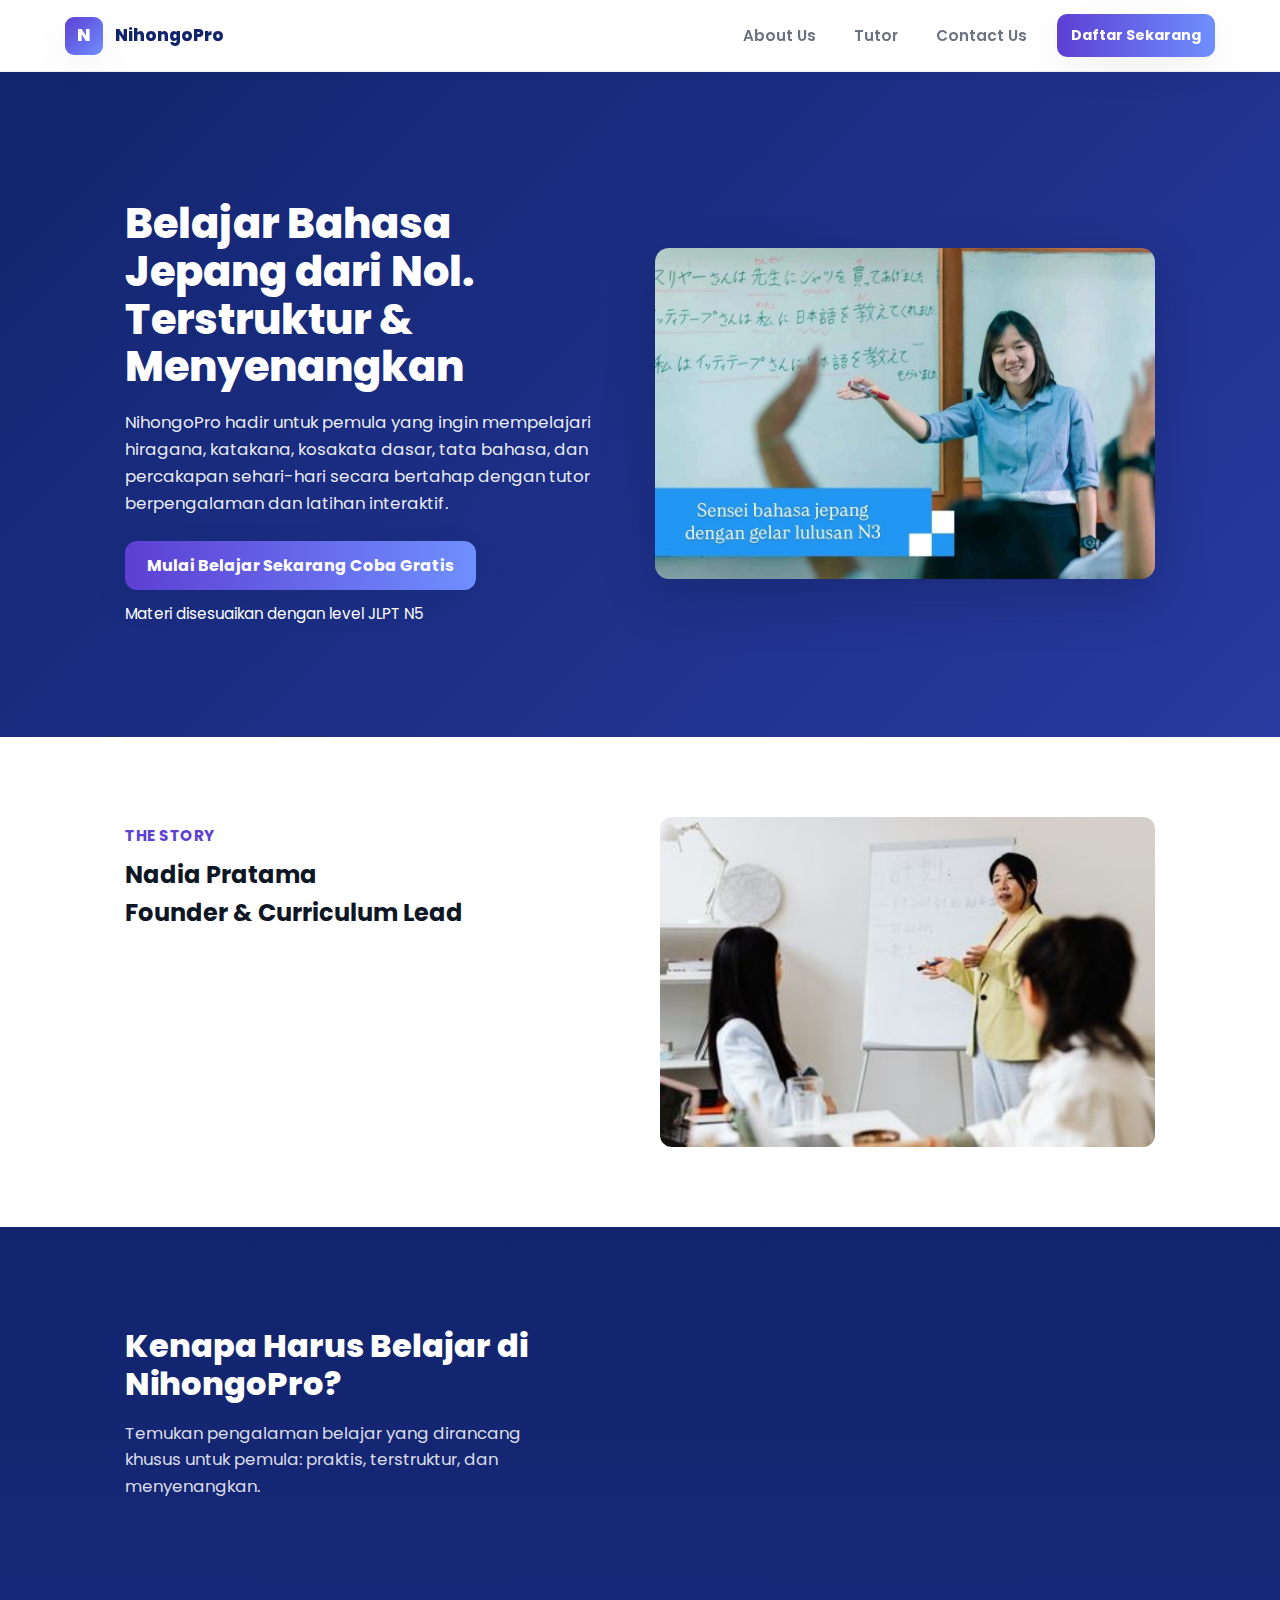
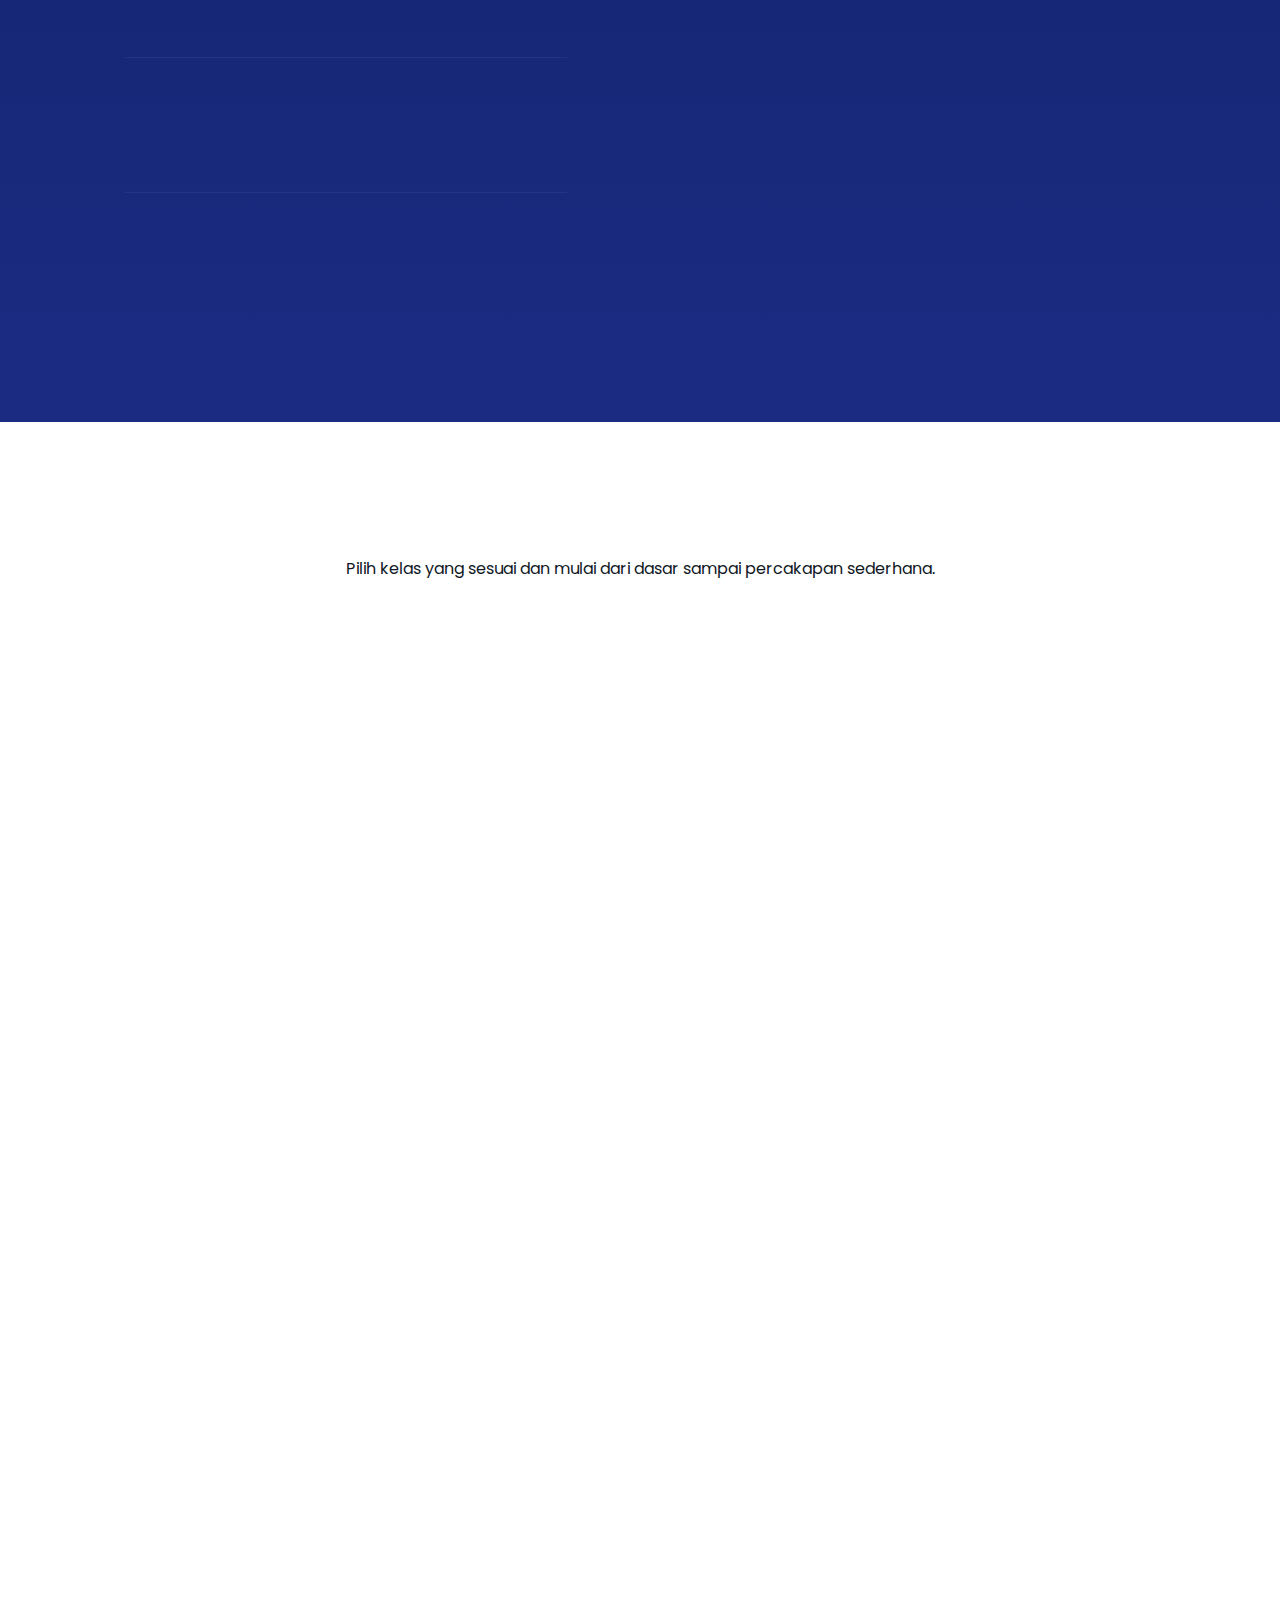
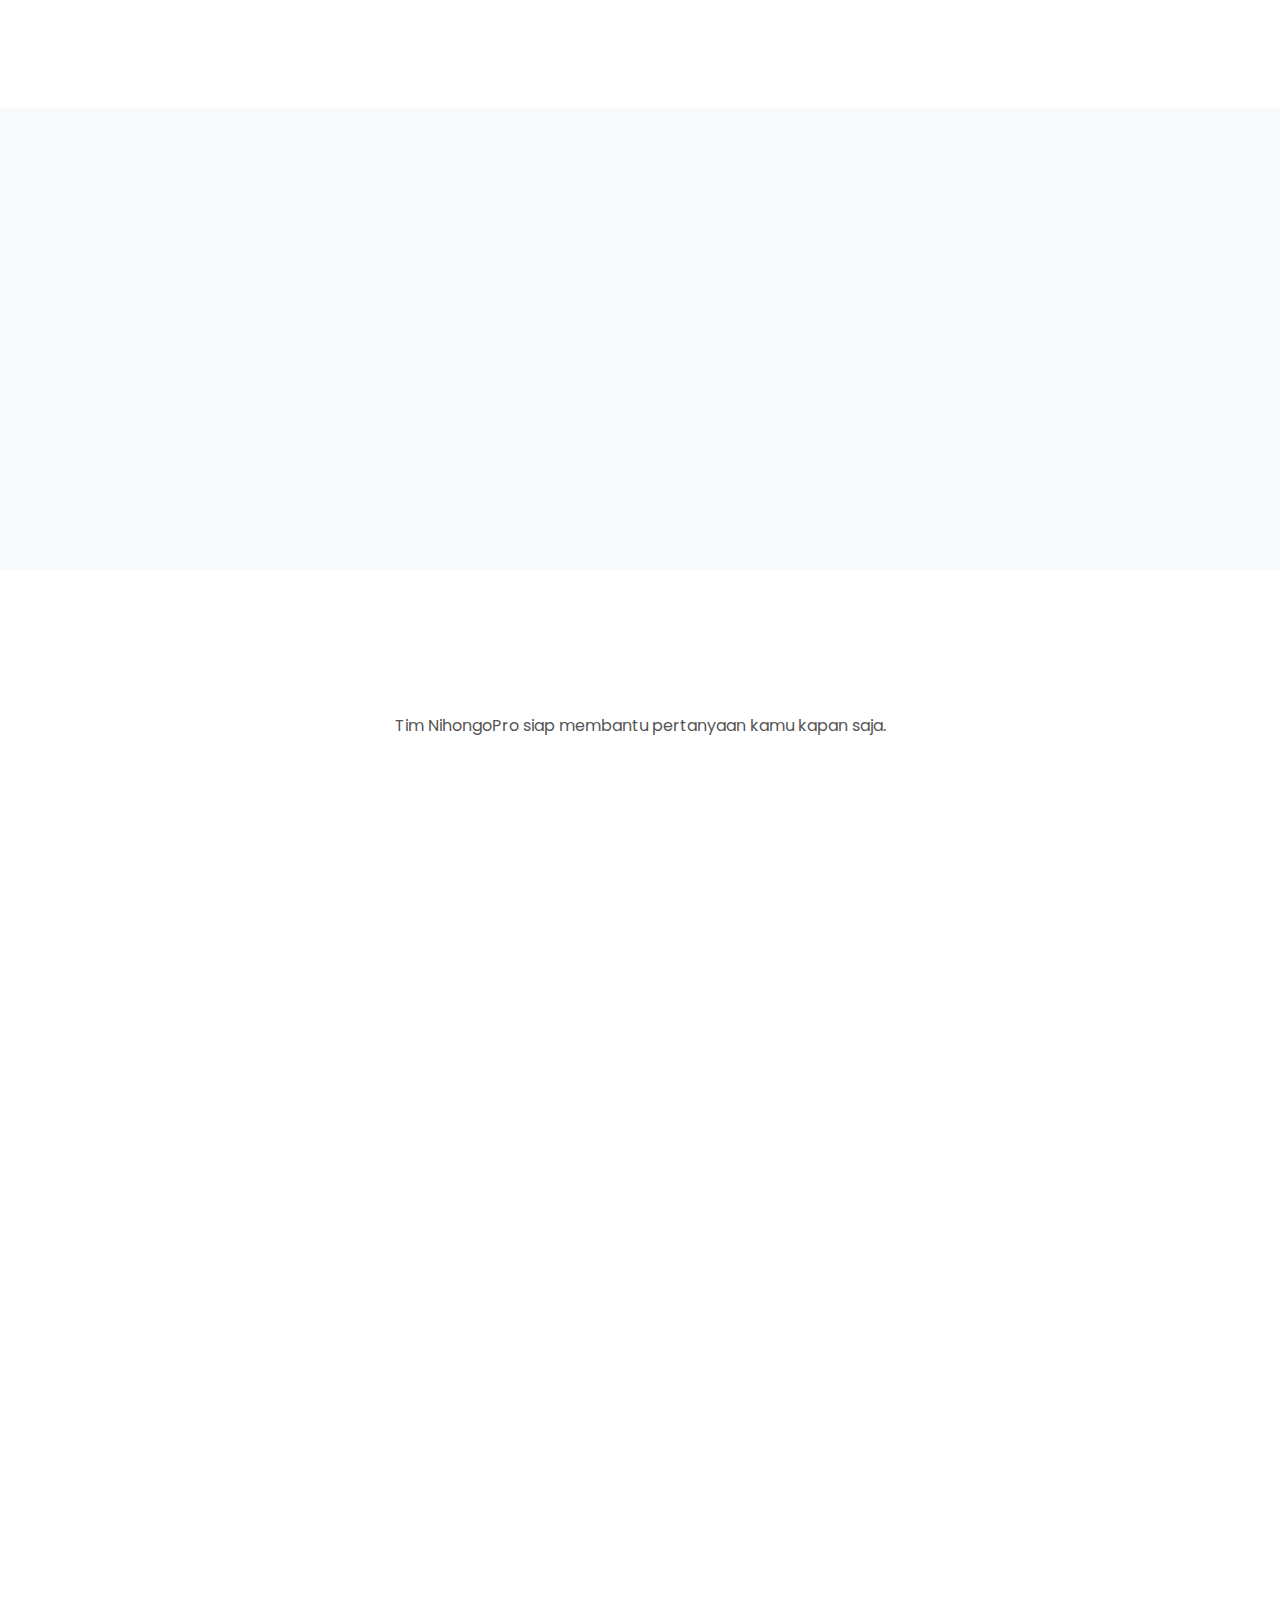
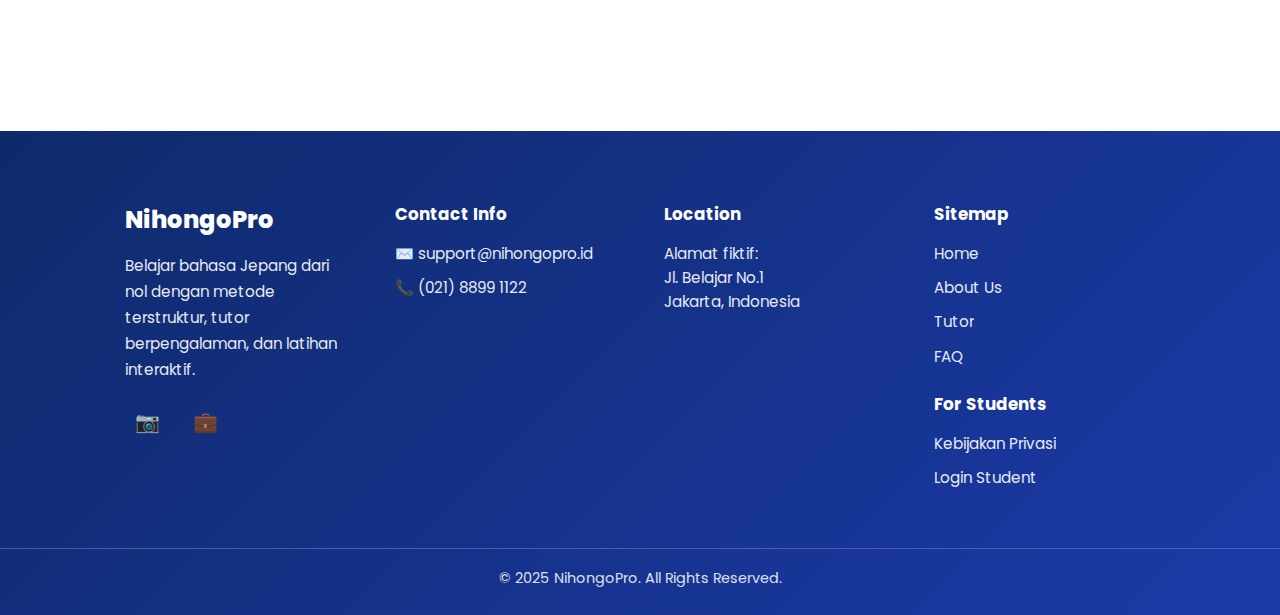
<file: index.html>
<!DOCTYPE html>
<html lang="id">
  <head>
    <meta charset="utf-8" />
    <meta name="viewport" content="width=device-width,initial-scale=1" />
    <title>NihongoPro — Belajar Bahasa Jepang untuk Pemula</title>
    <meta
      name="description"
      content="NihongoPro: platform belajar bahasa Jepang untuk pemula. Kurikulum terstruktur, tutor berpengalaman, latihan interaktif."
    />
    <meta name="theme-color" content="#162774" />

    <!-- preconnect Google Fonts -->
    <link rel="preconnect" href="https://fonts.googleapis.com" />
    <link rel="preconnect" href="https://fonts.gstatic.com" crossorigin />
    <link
      href="https://fonts.googleapis.com/css2?family=Poppins:wght@300;400;500;600;700;800&display=swap"
      rel="stylesheet"
    />

    <!-- favicon (ganti dengan filemu) -->
    <link rel="icon" href="/favicon.ico" />

    <!-- CSS -->
    <link rel="stylesheet" href="style.css" />
  </head>
  <body>
    <!-- HEADER / NAV -->
    <header class="site-header">
      <div class="container navbar">
        <div class="brand">
          <div class="logo-mark" aria-hidden="true">N</div>
          <div class="logo-text">NihongoPro</div>
        </div>

        <nav class="nav" aria-label="Primary navigation">
          <button
            class="menu-toggle"
            aria-expanded="false"
            aria-controls="primary-menu"
            aria-label="Buka menu"
          >
            <!-- hamburger -->
            <svg viewBox="0 0 24 24" fill="none" aria-hidden="true">
              <path
                d="M4 7h16M4 12h16M4 17h16"
                stroke="currentColor"
                stroke-width="1.6"
                stroke-linecap="round"
              />
            </svg>
          </button>

          <ul id="primary-menu" class="nav-links">
            <li><a href="#story">About Us</a></li>
            <li><a href="#tutor">Tutor</a></li>
            <li><a href="#contact">Contact Us</a></li>
          </ul>

          <a class="cta-btn" href="login.html">Daftar Sekarang</a>
        </nav>
      </div>
    </header>

    <main>
      <!-- HERO -->
      <section class="hero" id="home" aria-label="Hero">
        <div class="container hero-grid">
          <div class="hero-left">
            <h1 data-animate>
              Belajar Bahasa Jepang dari Nol. Terstruktur & Menyenangkan
            </h1>

            <!-- TEKS DESKRIPSI: tidak dihapus, warnanya dibuat lebih cerah -->
            <p class="hero-sub" data-animate>
              NihongoPro hadir untuk pemula yang ingin mempelajari hiragana,
              katakana, kosakata dasar, tata bahasa, dan percakapan sehari-hari
              secara bertahap dengan tutor berpengalaman dan latihan interaktif.
            </p>

            <div class="hero-actions">
              <a href="#classes" class="btn-primary"
                >Mulai Belajar Sekarang Coba Gratis</a
              >
            </div>

            <!-- tetap ada: materi JLPT N5 -->
            <p class="hero-note" data-animate>
              Materi disesuaikan dengan level JLPT N5
            </p>
          </div>

          <div class="hero-right">
            <!-- animasi float disimpan di CSS -->
            <div class="hero-ill float" data-animate>
              <img
                src="assets/sensei.jpeg"
                alt="Ilustrasi belajar bahasa Jepang"
              />
            </div>
          </div>
        </div>
      </section>

      <!-- STORY / ABOUT -->
      <section id="story" class="section section-about">
        <div class="container two-col">
          <div>
            <h4 class="kicker" data-animate>THE STORY</h4>
            <h2 data-animate>
              Nadia Pratama <br />
              Founder & Curriculum Lead
            </h2>
            <p class="lead" data-animate>
              NihongoPro dibuat untuk membantu pemula memahami huruf, kosakata,
              tata bahasa, dan percakapan dasar dengan metode yang ramah dan
              terstruktur.
            </p>
            <p data-animate>
              Visi: Membuat langkah awal belajar bahasa Jepang terasa mudah.
              <br />
              Misi: Menyajikan materi yang runtut, contoh nyata, dan latihan
              yang bisa diulang kapan saja.
            </p>
          </div>

          <div class="media" data-animate>
            <img
              src="assets/nadia.jpg"
              alt="Foto Nadia Pratama — Founder NihongoPro"
              loading="lazy"
            />
          </div>
        </div>
      </section>

      <!-- WHY: -->
      <section id="why" class="section section-why">
        <div class="container why-grid">
          <div class="why-left">
            <h2 class="section-title">Kenapa Harus Belajar di NihongoPro?</h2>
            <p class="lead">
              Temukan pengalaman belajar yang dirancang khusus untuk pemula:
              praktis, terstruktur, dan menyenangkan.
            </p>

            <div class="why-list">
              <div class="why-item" data-animate>
                <div class="why-icon">📘</div>
                <div class="why-text">
                  <h3>Pengalaman Belajar Terbaik</h3>
                  <p>
                    Metode yang fun dan mudah dimengerti, dengan banyak latihan
                    praktik.
                  </p>
                </div>
              </div>

              <hr />

              <div class="why-item" data-animate>
                <div class="why-icon">👩‍🏫</div>
                <div class="why-text">
                  <h3>Tutor Terbaik</h3>
                  <p>
                    Tutor berpengalaman dan native speaker untuk latihan
                    percakapan.
                  </p>
                </div>
              </div>

              <hr />

              <div class="why-item" data-animate>
                <div class="why-icon">💡</div>
                <div class="why-text">
                  <h3>Paham Konsep, Bukan Cuma Hafalan</h3>
                  <p>
                    Fokus pada pemahaman konsep sehingga peserta bisa menerapkan
                    sendiri.
                  </p>
                </div>
              </div>
            </div>
          </div>

          <div class="why-right">
            <div class="why-media" data-animate>
              <div class="big-photo">
                <img
                  src="assets/kelaz.jpeg"
                  alt="Sesi belajar bersama — NihongoPro"
                  loading="lazy"
                />
              </div>

              <div class="small-photos" data-animate>
                <img
                  src="assets/ngajar.jpeg"
                  alt="Ruangan kelas"
                  loading="lazy"
                />
                <img
                  src="assets/nadia.jpg"
                  alt="Tutor mengajar"
                  loading="lazy"
                />
              </div>
            </div>
          </div>
        </div>
      </section>

      <!-- CLASSES: 3 atas 3 bawah -->
      <section id="classes" class="section section-classes">
        <div class="container">
          <div style="text-align: center; margin-bottom: 18px">
            <h2 class="section-title" data-animate>
              Kelas Bahasa Jepang untuk Pemula
            </h2>
            <p align="center">
              Pilih kelas yang sesuai dan mulai dari dasar sampai percakapan
              sederhana.
            </p>
          </div>

          <div class="classes-grid" data-animate>
            <article class="class-card" data-animate>
              <h3>Hiragana & Katakana</h3>
              <p>
                Belajar dua sistem huruf dasar melalui metode visual & latihan
                menulis.
              </p>
            </article>

            <article class="class-card" data-animate>
              <h3>Kosakata Dasar (JLPT N5)</h3>
              <p>Kosakata penting untuk percakapan dan persiapan ujian N5.</p>
            </article>

            <article class="class-card" data-animate>
              <h3>Tata Bahasa Dasar</h3>
              <p>Pola kalimat dasar dengan contoh dan latihan soal singkat.</p>
            </article>

            <article class="class-card" data-animate>
              <h3>Percakapan Sehari-hari</h3>
              <p>
                Dialog sederhana untuk situasi nyata: perkenalan, belanja, tanya
                arah.
              </p>
            </article>

            <article class="class-card" data-animate>
              <h3>Kanji Dasar (50 Kanji)</h3>
              <p>Mengenal dan mengingat kanji awal lewat asosiasi visual.</p>
            </article>

            <article class="class-card" data-animate>
              <h3>Pola Kalimat Praktis</h3>
              <p>Latihan menyusun kalimat dasar dengan variasi konteks.</p>
            </article>
          </div>
        </div>
      </section>

      <!-- TUTOR -->
      <section id="tutor" class="section section-tutor">
        <div class="container">
          <div style="text-align: center; margin-bottom: 18px">
            <h2 class="section-title" data-animate>Tutor Berpengalaman</h2>
            <p align="center">
              Tim tutor kami fokus membantu pemula memahami dasar secara cepat
              dan menyenangkan.
            </p>
          </div>

          <div class="tutor-grid">
            <div class="tutor-card">
              <div class="tutor-photo" data-animate>
                <img
                  src="assets/profile2.jpg"
                  alt="Aiko Tanaka"
                  loading="lazy"
                />
              </div>
              <p class="sensei">SENSEI</p>
              <h3>Aiko Tanaka</h3>
              <p class="desc">Spesialis huruf dasar & metode visual.</p>
            </div>

            <div class="tutor-card">
              <div class="tutor-photo" data-animate>
                <img
                  src="assets/profile3.jpg"
                  alt="Riku Matsumoto"
                  loading="lazy"
                />
              </div>
              <p class="sensei">SENSEI</p>
              <h3>Riku Matsumoto</h3>
              <p class="desc">Native speaker fokus percakapan dasar.</p>
            </div>

            <div class="tutor-card">
              <div class="tutor-photo" data-animate>
                <img
                  src="assets/nadia.jpg"
                  alt="Nadia Pratama"
                  loading="lazy"
                />
              </div>
              <p class="sensei">SENSEI</p>
              <h3>Nadia Pratama</h3>
              <p class="desc">
                Pengajar JLPT N5 & penyusun kurikulum pemula NihongoPro.
              </p>
            </div>
          </div>
        </div>
      </section>

      <section id="testimoni" class="section-testimoni">
        <div class="container">
          <h2 class="section-title" data-animate>Apa Kata Mereka?</h2>
          <div class="testi-grid">
            <div class="testi-card" data-animate>
              <div class="testi-user">
                <img src="assets/profile2.jpg" alt="Reyna" />
                <div class="user-info">
                  <div class="name-row">
                    <p class="name">Reyna</p>
                    <div class="stars">★★★★★</div>
                  </div>
                  <p class="role">Pelajar</p>
                </div>
              </div>
              <p class="quote">
                "Belajar Jepang jadi terasa mudah dan menyenangkan. Tutor sangat
                sabar dan jelas."
              </p>
            </div>

            <div class="testi-card" data-animate>
              <div class="testi-user">
                <img src="assets/profile.jpg" alt="Fahri" />
                <div class="user-info">
                  <div class="name-row">
                    <p class="name">Yuka</p>
                    <div class="stars">★★★★★</div>
                  </div>
                  <p class="role">Pemula</p>
                </div>
              </div>
              <p class="quote">
                "Baru dua minggu belajar hiragana, langsung bisa baca kata
                sederhana."
              </p>
            </div>

            <div class="testi-card" data-animate>
              <div class="testi-user">
                <img src="assets/profile3.jpg" alt="Melvin" />
                <div class="user-info">
                  <div class="name-row">
                    <p class="name">Melvin</p>
                    <div class="stars">★★★★★</div>
                  </div>
                  <p class="role">Mahasiswa</p>
                </div>
              </div>
              <p class="quote">
                "Materinya terstruktur, latihan interaktif ngebantu banget."
              </p>
            </div>
          </div>
        </div>
      </section>

      <!-- CONTACT -->
      <section id="contact" class="section-contact">
        <div class="container contact-center">
          <h2 class="section-title" data-animate>Hubungi Kami</h2>
          <p class="contact-desc">
            Tim NihongoPro siap membantu pertanyaan kamu kapan saja.
          </p>

          <div class="contact-grid">
            <!-- Email -->
            <div class="contact-card" data-animate>
              <div class="contact-icon email">✉️</div>
              <h4>Email</h4>
              <a href="mailto:support@nihongopro.id"> support@nihongopro.id </a>
            </div>

            <!-- Telepon -->
            <div class="contact-card" data-animate>
              <div class="contact-icon phone">📞</div>
              <h4>Telepon</h4>
              <a href="tel:02188991122"> (021) 8899 1122 </a>
            </div>

            <!-- Instagram -->
            <div class="contact-card" data-animate>
              <div class="contact-icon ig">📷</div>
              <h4>Instagram</h4>
              <a href="https://instagram.com/nihongopro" target="_blank">
                @nihongopro
              </a>
            </div>
          </div>
        </div>
      </section>

      <!-- MAPS -->
      <section id="maps" class="section section-maps">
        <div class="container">
          <h2 class="section-title">Lokasi Kami</h2>
          <p align="center" class="contact-desc">
            Kunjungi kantor NihongoPro atau hubungi kami untuk informasi lebih
            lanjut.
          </p>

          <div class="map-wrapper" data-animate>
            <iframe
              src="https://www.google.com/maps?q=Jakarta&output=embed"
              loading="lazy"
              referrerpolicy="no-referrer-when-downgrade"
            >
            </iframe>
          </div>
        </div>
      </section>
    </main>

    <!-- FOOTER -->
    <footer class="site-footer">
      <div class="container footer-grid">
        <!-- Brand -->
        <div class="footer-brand">
          <h3>NihongoPro</h3>
          <p>
            Belajar bahasa Jepang dari nol dengan metode terstruktur, tutor
            berpengalaman, dan latihan interaktif.
          </p>

          <div class="social-links">
            <a href="#" aria-label="Instagram">📷</a>
            <a href="#" aria-label="LinkedIn">💼</a>
          </div>
        </div>

        <!-- Contact Info -->
        <div class="footer-col">
          <h4>Contact Info</h4>
          <ul>
            <li>✉️ support@nihongopro.id</li>
            <li>📞 (021) 8899 1122</li>
          </ul>
        </div>

        <!-- Location -->
        <div class="footer-col">
          <h4>Location</h4>
          <p>
            Alamat fiktif:<br />
            Jl. Belajar No.1<br />
            Jakarta, Indonesia
          </p>
        </div>

        <!-- Sitemap -->
        <div class="footer-col">
          <h4>Sitemap</h4>
          <ul>
            <li><a href="#hero">Home</a></li>
            <li><a href="#about">About Us</a></li>
            <li><a href="#tutor">Tutor</a></li>
            <li><a href="#faq">FAQ</a></li>
          </ul>

          <h4 class="footer-subtitle">For Students</h4>
          <ul>
            <li><a href="#">Kebijakan Privasi</a></li>
            <li><a href="#">Login Student</a></li>
          </ul>
        </div>
      </div>

      <div class="footer-bottom">© 2025 NihongoPro. All Rights Reserved.</div>
    </footer>

    <!-- JS -->
    <script src="main.js"></script>
  </body>
</html>
</file>
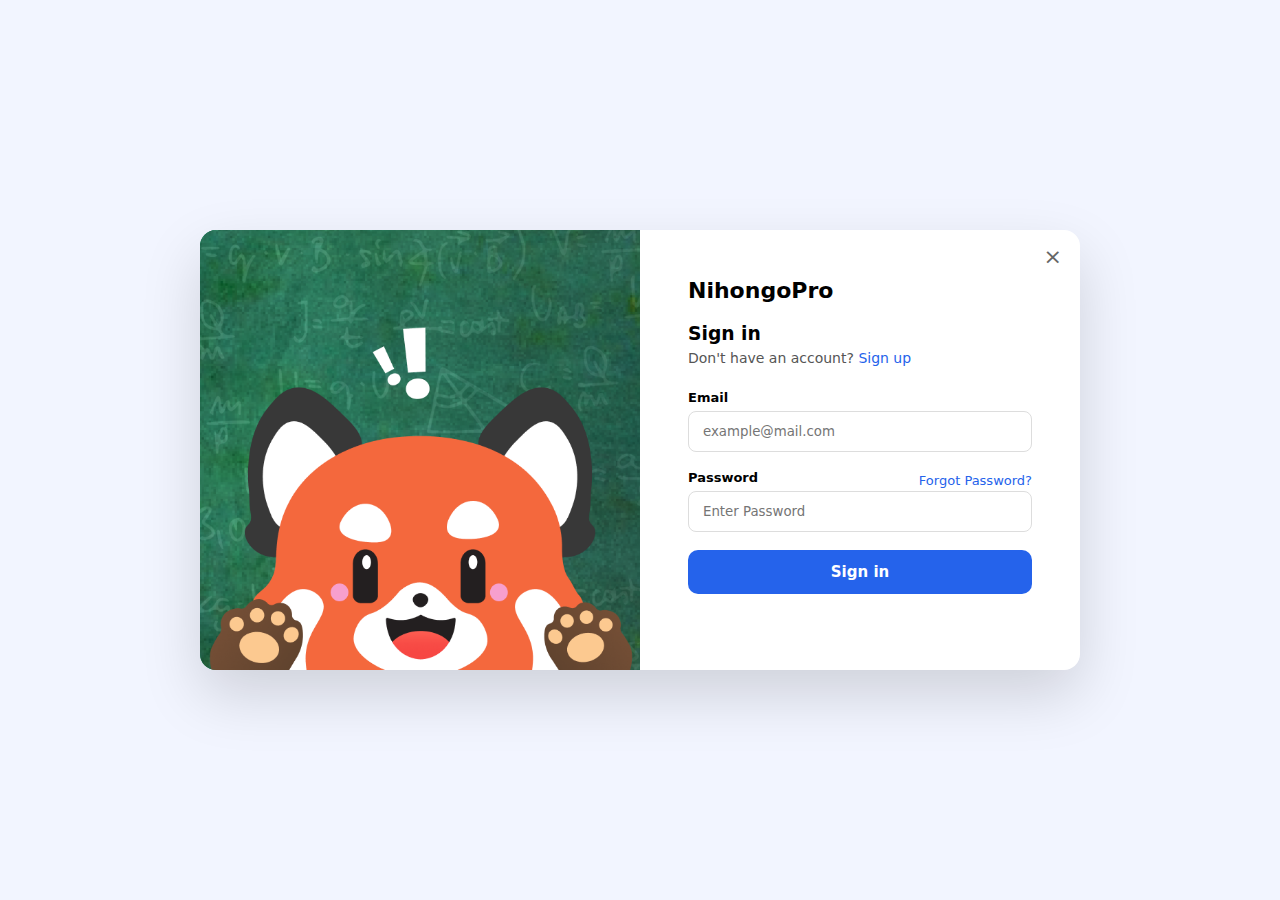
<file: login.html>
<!DOCTYPE html>
<html lang="en">
<head>
<meta charset="UTF-8">
<meta name="viewport" content="width=device-width, initial-scale=1.0">
<title>Login</title>

<style>
* {
  box-sizing: border-box;
  font-family: 'Inter', system-ui, sans-serif;
}

body {
  margin: 0;
  background: #f2f5ff;
  height: 100vh;
  display: flex;
  align-items: center;
  justify-content: center;
}

/* Modal */
.login-modal {
  width: 880px;
  max-width: 95%;
  background: #fff;
  border-radius: 16px;
  display: grid;
  grid-template-columns: 1fr 1fr;
  box-shadow: 0 25px 60px rgba(0,0,0,0.15);
  overflow: hidden;
  position: relative;
}

/* Close */
.close-btn {
  position: absolute;
  top: 14px;
  right: 18px;
  font-size: 22px;
  cursor: pointer;
  color: #666;
}

/* Left image */
.login-left {
  background: #0f8a5f;
  display: flex;
  align-items: center;
  justify-content: center;
}

.login-left img {
  width: 100%;
  height: 100%;
  object-fit: cover;
}

/* Right form */
.login-right {
  padding: 48px;
}

.logo {
  font-weight: 800;
  font-size: 22px;
  margin-bottom: 20px;
}

.login-right h3 {
  margin: 0 0 6px;
}

.login-right p {
  margin: 0 0 24px;
  font-size: 14px;
  color: #555;
}

.login-right a {
  color: #2563eb;
  text-decoration: none;
  font-weight: 500;
}

/* Input */
.form-group {
  margin-bottom: 18px;
}

label {
  font-size: 13px;
  font-weight: 600;
  display: block;
  margin-bottom: 6px;
}

input {
  width: 100%;
  padding: 12px 14px;
  border-radius: 8px;
  border: 1px solid #ddd;
  outline: none;
}

input:focus {
  border-color: #2563eb;
}

/* Password row */
.password-row {
  display: flex;
  justify-content: space-between;
  align-items: center;
}

.password-row a {
  font-size: 13px;
}

/* Button */
button {
  width: 100%;
  padding: 13px;
  border-radius: 10px;
  border: none;
  background: #2563eb;
  color: #fff;
  font-size: 15px;
  font-weight: 600;
  cursor: pointer;
}

button:hover {
  background: #1e4fd8;
}

/* Responsive */
@media(max-width: 768px) {
  .login-modal {
    grid-template-columns: 1fr;
  }

  .login-left {
    height: 220px;
  }
}
</style>
</head>

<body>

<div class="login-modal">
  <div class="close-btn" onclick="closeModal()">×</div>

  <!-- Left Image -->
  <div class="login-left">
    <img src="assets/login-image.png" alt="Mascot">
  </div>

  <!-- Right Form -->
  <div class="login-right">
    <div class="logo">NihongoPro</div>

    <h3>Sign in</h3>
    <p>Don't have an account? <a href="signup.html">Sign up</a></p>

    <div class="form-group">
      <label>Email</label>
      <input type="email" placeholder="example@mail.com">
    </div>

    <div class="form-group">
      <div class="password-row">
        <label>Password</label>
        <a href="#">Forgot Password?</a>
      </div>
      <input type="password" placeholder="Enter Password">
    </div>

    <button onclick="login()">Sign in</button>
  </div>
</div>

<script>
function closeModal() {
  document.querySelector('.login-modal').style.display = 'none';
}

function login() {
  alert('Login clicked!');
}
</script>

</body>
</html>
</file>
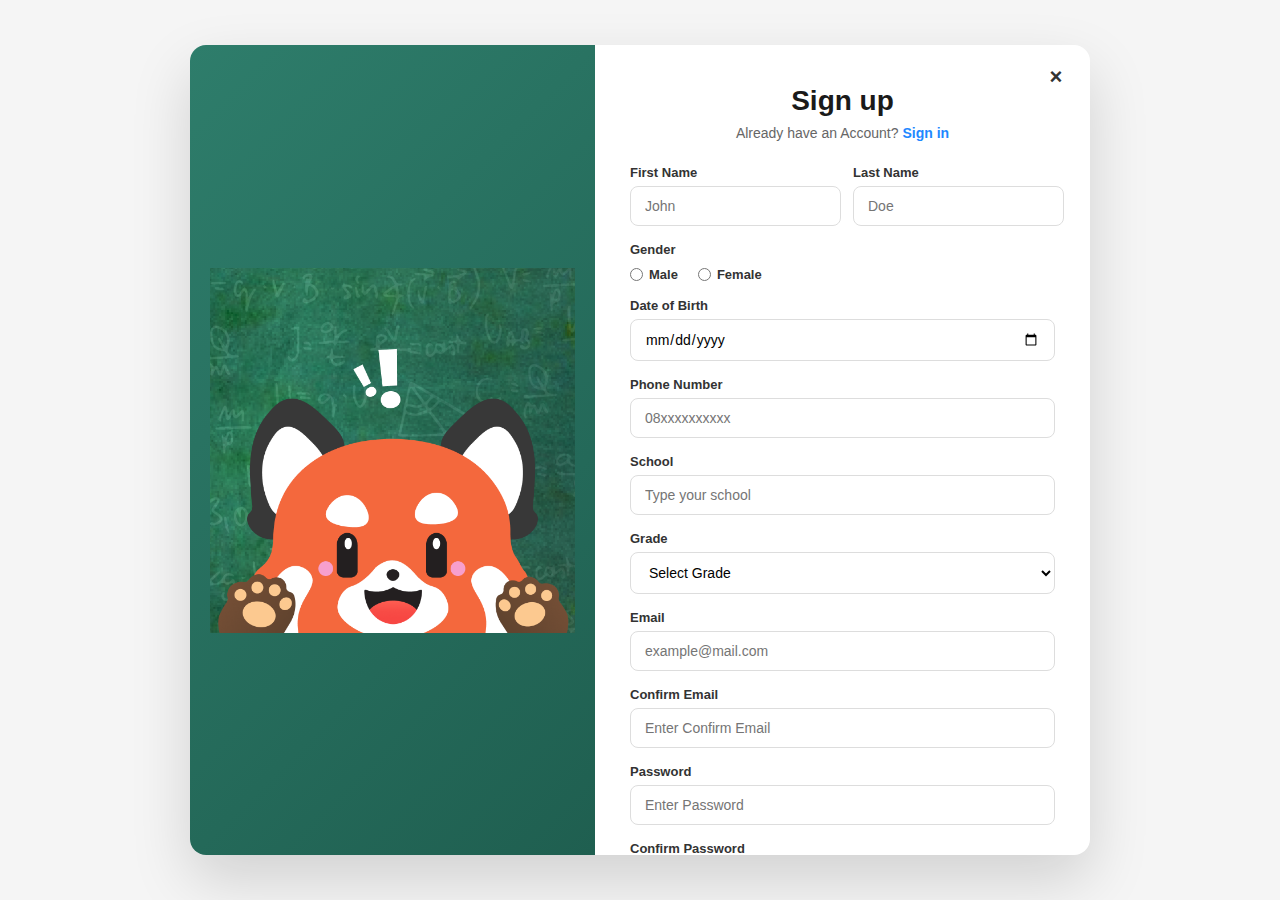
<file: signup.html>
<!DOCTYPE html>
<html lang="en">
<head>
<meta charset="UTF-8">
<meta name="viewport" content="width=device-width, initial-scale=1.0">
<title>Sign Up</title>

<style>
* {
  margin: 0;
  padding: 0;
  box-sizing: border-box;
  font-family: 'Inter', -apple-system, BlinkMacSystemFont, 'Segoe UI', sans-serif;
}

body {
  margin: 0;
  min-height: 100vh;
  background: #f5f5f5;
  display: flex;
  align-items: center;
  justify-content: center;
  padding: 20px;
}

/* MODAL */
.auth-container {
  position: relative;
  width: 100%;
  max-width: 900px;
  min-height: 400px;
  background: #fff;
  display: flex;
  border-radius: 16px;
  overflow: hidden;
  box-shadow: 0 25px 60px rgba(0,0,0,0.15);
}

/* LEFT SIDE */
.auth-left {
  width: 45%;
  background: linear-gradient(135deg, #2e7d6b, #1f5f50);
  display: flex;
  justify-content: center;
  align-items: center;
  position: relative;
  padding: 20px;
}

.auth-left img {
  max-width: 100%;
  max-height: 100%;
  object-fit: contain;
}

/* RIGHT SIDE */
.auth-right {
  width: 55%;
  padding: 40px 35px;
  overflow-y: auto;
  max-height: 90vh;
}

.auth-header {
  text-align: center;
  margin-bottom: 24px;
}

.logo {
  width: 130px;
  margin-bottom: 10px;
}

.auth-header h2 {
  margin-bottom: 8px;
  font-size: 28px;
  color: #1a1a1a;
}

.auth-header p {
  font-size: 14px;
  color: #666;
}

.auth-header a {
  color: #1e88ff;
  text-decoration: none;
  font-weight: 600;
  transition: color 0.2s;
}

.auth-header a:hover {
  color: #166fd4;
}

/* FORM */
.auth-form {
  display: flex;
  flex-direction: column;
  gap: 16px;
}

.row {
  display: flex;
  gap: 12px;
}

.input-group {
  display: flex;
  flex-direction: column;
  gap: 6px;
  flex: 1;
}

.input-group label {
  font-size: 13px;
  font-weight: 600;
  color: #333;
}

.input-group input,
.input-group select {
  padding: 11px 14px;
  border-radius: 8px;
  border: 1px solid #ddd;
  font-size: 14px;
  transition: all 0.2s;
  background: #fff;
}

.input-group input:focus,
.input-group select:focus {
  border-color: #1e88ff;
  outline: none;
  box-shadow: 0 0 0 3px rgba(30, 136, 255, 0.1);
}

/* RADIO */
.radio-group {
  display: flex;
  gap: 20px;
  font-size: 14px;
  padding-top: 4px;
}

.radio-group label {
  display: flex;
  align-items: center;
  gap: 6px;
  cursor: pointer;
  color: #333;
}

.radio-group input[type="radio"] {
  cursor: pointer;
}

/* BUTTON */
.btn-primary {
  margin-top: 8px;
  padding: 14px;
  background: #1e88ff;
  border: none;
  border-radius: 10px;
  color: white;
  font-size: 16px;
  font-weight: 600;
  cursor: pointer;
  transition: all 0.3s;
}

.btn-primary:hover {
  background: #166fd4;
  transform: translateY(-2px);
  box-shadow: 0 4px 12px rgba(30, 136, 255, 0.3);
}

.btn-primary:active {
  transform: translateY(0);
}

/* CLOSE BUTTON */
.close-btn {
  position: absolute;
  top: 14px;
  right: 16px;
  width: 36px;
  height: 36px;
  border-radius: 50%;
  border: none;
  background: rgba(255, 255, 255, 0.9);
  color: #333;
  font-size: 22px;
  font-weight: bold;
  cursor: pointer;
  z-index: 10;
  transition: all 0.2s ease;
  display: flex;
  align-items: center;
  justify-content: center;
}

.close-btn:hover {
  background: #fff;
  transform: scale(1.1);
  box-shadow: 0 2px 8px rgba(0,0,0,0.15);
}

/* SCROLL */
.auth-right::-webkit-scrollbar {
  width: 6px;
}

.auth-right::-webkit-scrollbar-thumb {
  background: #ccc;
  border-radius: 6px;
}

.auth-right::-webkit-scrollbar-track {
  background: transparent;
}

/* RESPONSIVE TABLET */
@media (max-width: 900px) {
  .auth-container {
    max-width: 600px;
  }
  
  .auth-left {
    width: 40%;
  }
  
  .auth-right {
    width: 60%;
    padding: 30px 25px;
  }
}

/* RESPONSIVE MOBILE */
@media (max-width: 768px) {
  body {
    padding: 0;
    align-items: flex-start;
  }

  .auth-container {
    width: 100%;
    max-width: 100%;
    min-height: 100vh;
    max-height: none;
    border-radius: 0;
    flex-direction: column;
  }

  .auth-left {
    width: 100%;
    height: 180px;
    flex-shrink: 0;
    padding: 20px;
  }
  
  .auth-left img {
    max-height: 140px;
  }

  .auth-right {
    width: 100%;
    flex: 1;
    padding: 24px 20px;
    max-height: none;
    overflow-y: visible;
  }
  
  .auth-header h2 {
    font-size: 24px;
  }
  
  .auth-header {
    margin-bottom: 20px;
  }
  
  .close-btn {
    top: 10px;
    right: 10px;
    background: rgba(255, 255, 255, 0.95);
  }
  
  .row {
    flex-direction: column;
    gap: 16px;
  }
  
  .auth-form {
    gap: 14px;
  }
}

/* RESPONSIVE SMALL MOBILE */
@media (max-width: 480px) {
  .auth-left {
    height: 150px;
  }
  
  .auth-left img {
    max-height: 110px;
  }
  
  .auth-right {
    padding: 20px 16px;
  }
  
  .auth-header h2 {
    font-size: 22px;
  }
  
  .auth-header p {
    font-size: 13px;
  }
  
  .input-group input,
  .input-group select {
    padding: 10px 12px;
    font-size: 14px;
  }
  
  .btn-primary {
    padding: 13px;
    font-size: 15px;
  }
}

/* LANDSCAPE MOBILE */
@media (max-height: 600px) and (orientation: landscape) {
  body {
    align-items: flex-start;
  }
  
  .auth-container {
    min-height: auto;
    margin: 20px 0;
  }
  
  .auth-left {
    height: 140px;
  }
  
  .auth-right {
    padding: 20px;
  }
}
</style>
</head>

<body>

<div class="auth-container">
  <button class="close-btn" onclick="closeModal()" aria-label="Close">×</button>

  <!-- LEFT -->
  <div class="auth-left">
    <img src="assets/login-image.png" alt="Mascot" loading="lazy">
  </div>

  <!-- RIGHT -->
  <div class="auth-right">

    <div class="auth-header">
      <h2>Sign up</h2>
      <p>Already have an Account? <a href="login.html">Sign in</a></p>
    </div>

    <form class="auth-form">

      <div class="row">
        <div class="input-group">
          <label for="firstName">First Name</label>
          <input type="text" id="firstName" placeholder="John" required>
        </div>
        <div class="input-group">
          <label for="lastName">Last Name</label>
          <input type="text" id="lastName" placeholder="Doe" required>
        </div>
      </div>

      <div class="input-group">
        <label>Gender</label>
        <div class="radio-group">
          <label><input type="radio" name="gender" value="male" required> Male</label>
          <label><input type="radio" name="gender" value="female"> Female</label>
        </div>
      </div>

      <div class="input-group">
        <label for="dob">Date of Birth</label>
        <input type="date" id="dob" required>
      </div>

      <div class="input-group">
        <label for="phone">Phone Number</label>
        <input type="tel" id="phone" placeholder="08xxxxxxxxxx" required>
      </div>

      <div class="input-group">
        <label for="school">School</label>
        <input type="text" id="school" placeholder="Type your school">
      </div>

      <div class="input-group">
        <label for="grade">Grade</label>
        <select id="grade" required>
          <option value="">Select Grade</option>
          <option value="7">7</option>
          <option value="8">8</option>
          <option value="9">9</option>
          <option value="10">10</option>
          <option value="11">11</option>
          <option value="12">12</option>
        </select>
      </div>

      <div class="input-group">
        <label for="email">Email</label>
        <input type="email" id="email" placeholder="example@mail.com" required>
      </div>

      <div class="input-group">
        <label for="confirmEmail">Confirm Email</label>
        <input type="email" id="confirmEmail" placeholder="Enter Confirm Email" required>
      </div>

      <div class="input-group">
        <label for="password">Password</label>
        <input type="password" id="password" placeholder="Enter Password" required>
      </div>

      <div class="input-group">
        <label for="confirmPassword">Confirm Password</label>
        <input type="password" id="confirmPassword" placeholder="Enter Confirm Password" required>
      </div>

      <button type="submit" class="btn-primary">Sign up</button>

    </form>

  </div>
</div>

<script>
document.querySelector(".auth-form").addEventListener("submit", function(e) {
  e.preventDefault();
  
  const email = document.getElementById('email').value;
  const confirmEmail = document.getElementById('confirmEmail').value;
  const password = document.getElementById('password').value;
  const confirmPassword = document.getElementById('confirmPassword').value;
  
  if (email !== confirmEmail) {
    alert('Email tidak cocok!');
    return;
  }
  
  if (password !== confirmPassword) {
    alert('Password tidak cocok!');
    return;
  }
  
  alert("Sign up berhasil!");
  // Redirect atau proses lainnya
});

function closeModal() {
  if (confirm('Yakin ingin menutup form pendaftaran?')) {
    document.querySelector('.auth-container').style.display = 'none';
  }
}
</script>

</body>
</html>
</file>
<file: style.css>
/* =========================
   style-responsive.css – NihongoPro
   Enhanced Responsive Design
   ========================= */

:root{
  --bg: #ffffff;
  --deep-blue: #12246d;
  --primary-mid: #5D3FD3;
  --accent: #6F8FFF;
  --green: #2ecc71;
  --soft: #F2F4FF;
  --card: #ffffff;
  --text: #0F1724;
  --muted: #6B7280;
  --container: 1150px;
  --gap: clamp(12px, 2.6vw, 28px);
  --radius: 14px;
  --shadow: 0 12px 40px rgba(16,24,40,0.06);
  font-family: "Poppins", system-ui, -apple-system, "Segoe UI", Roboto, "Helvetica Neue", Arial;
}

*{box-sizing:border-box;margin:0;padding:0}
html,body{height:100%;scroll-behavior: smooth;}
body{background:var(--bg);color:var(--text);line-height:1.6;-webkit-font-smoothing:antialiased;overflow-x: hidden;}

/* Container helper - Responsive padding */
.container{
  max-width:var(--container);
  margin:0 auto;
  padding:0 clamp(16px, 5vw, 60px);
}

/* =========================
   HEADER - Fixed & Responsive
   ========================= */
.site-header{
  position: fixed;
  top: 0;
  left: 0;
  right: 0;
  z-index: 9999;
  background: #ffffff;
  border-bottom: 1px solid rgba(0,0,0,0.06);
  box-shadow: 0 2px 10px rgba(0,0,0,0.03);
}

.navbar{
  display:flex;
  align-items:center;
  justify-content:space-between;
  gap:var(--gap);
  padding:14px 0;
  min-height: 60px;
}

.brand{
  display:flex;
  align-items:center;
  gap:12px;
  flex-shrink: 0;
}

.logo-mark{
  width:clamp(34px, 5vw, 38px);
  height:clamp(34px, 5vw, 38px);
  border-radius:9px;
  background:linear-gradient(135deg,var(--primary-mid),var(--accent));
  display:grid;
  place-items:center;
  color:#fff;
  font-weight:800;
  box-shadow:var(--shadow);
  font-size: clamp(16px, 3vw, 18px);
}

.logo-text{
  font-weight:800;
  color:var(--deep-blue);
  font-size:clamp(0.95rem, 2.5vw, 1.05rem);
}

/* Nav Links */
.nav{
  display:flex;
  align-items:center;
  gap:clamp(12px, 2vw, 20px);
}

.nav-links{
  list-style:none;
  display:flex;
  gap:clamp(10px, 2vw, 18px);
  align-items:center;
}

.nav-links a{
  text-decoration:none;
  color:var(--muted);
  font-weight:600;
  padding:8px 10px;
  border-radius:8px;
  transition:all 180ms;
  font-size: clamp(0.85rem, 1.5vw, 0.95rem);
  white-space: nowrap;
}

.nav-links a:hover,.nav-links a:focus{
  color:var(--primary-mid);
  background:rgba(93,63,211,0.06);
}

.cta-btn{
  background:linear-gradient(90deg,var(--primary-mid),var(--accent));
  color:white;
  padding:clamp(8px, 1.5vw, 10px) clamp(12px, 2vw, 14px);
  border-radius:10px;
  font-weight:700;
  text-decoration:none;
  box-shadow:var(--shadow);
  transition:transform .22s;
  font-size: clamp(0.8rem, 1.5vw, 0.9rem);
  white-space: nowrap;
}

.cta-btn:hover{transform:translateY(-3px)}

/* Mobile menu toggle */
.menu-toggle{
  display:none;
  border:0;
  background:transparent;
  cursor:pointer;
  padding:8px;
  border-radius:8px;
  min-width: 44px;
  min-height: 44px;
}

.menu-toggle svg{
  width:24px;
  height:24px;
  color:var(--primary-mid);
}

/* =========================
   HERO SECTION - Responsive
   ========================= */
.hero{
  padding:clamp(100px, 15vw, 140px) 0 clamp(60px, 10vw, 110px);
  background:linear-gradient(135deg,var(--deep-blue),#273a9f);
  color:white;
  margin-top: 60px;
}

.hero-grid{
  display:grid;
  grid-template-columns:1fr;
  gap:clamp(24px, 4vw, 36px);
  align-items:center;
}

.hero h1{
  font-size:clamp(1.75rem, 4.5vw, 2.6rem);
  line-height:1.15;
  margin-bottom:clamp(12px, 2vw, 18px);
  font-weight:800;
}

.hero-sub{
  color:rgba(255,255,255,0.92);
  max-width:65ch;
  margin-bottom:clamp(16px, 3vw, 24px);
  font-size: clamp(0.95rem, 1.8vw, 1.05rem);
  line-height: 1.6;
}

.hero-note{
  margin-top: 12px;
  font-size: clamp(0.85rem, 1.5vw, 0.95rem);
  opacity: 0.85;
}

.hero-actions{
  display:flex;
  flex-wrap: wrap;
  gap:12px;
  align-items:center;
  margin-bottom: 12px;
}

/* Hero image */
.hero-right{
  max-width: 100%;
}

.hero-right .hero-ill{
  border-radius:14px;
  overflow:hidden;
  box-shadow:0 20px 50px rgba(12,18,60,0.25);
  max-width: 100%;
}

.hero-ill img{
  width:100%;
  height:auto;
  object-fit:cover;
  display:block;
}

/* =========================
   SECTIONS - General
   ========================= */
.section{
  padding:clamp(48px, 8vw, 80px) 0;
}

.kicker{
  color:var(--primary-mid);
  font-weight:700;
  margin-bottom:8px;
  font-size: clamp(0.85rem, 1.5vw, 0.95rem);
  text-transform: uppercase;
  letter-spacing: 0.5px;
}

.section-title{
  font-size:clamp(1.5rem, 3.5vw, 2rem);
  color:var(--deep-blue);
  margin-bottom:clamp(10px, 2vw, 16px);
  line-height: 1.2;
  font-weight: 800;
}

.lead{
  color:var(--muted);
  margin-bottom:clamp(16px, 3vw, 24px);
  max-width:70ch;
  font-size: clamp(0.95rem, 1.5vw, 1.05rem);
  line-height: 1.6;
}

/* Two column layout */
.two-col{
  display:grid;
  grid-template-columns:1fr;
  gap:clamp(24px, 4vw, 40px);
  align-items:center;
}

.media{
  border-radius:12px;
  min-height:clamp(200px, 30vw, 320px);
  background:var(--soft);
  overflow:hidden;
}

.media img{
  width:100%;
  height:100%;
  object-fit:cover;
  display:block;
}

/* =========================
   WHY SECTION - Responsive
   ========================= */
.section-why{
  position:relative;
  overflow:hidden;
  padding:clamp(60px, 10vw, 100px) 0;
  background:linear-gradient(180deg,var(--deep-blue),#1b2b82);
  color:white;
}

.why-grid{
  display:grid;
  grid-template-columns:1fr;
  gap:clamp(32px, 5vw, 48px);
  align-items:start;
}

.why-left .section-title{color:white}
.why-left .lead{color:rgba(255,255,255,0.85)}

.why-list{margin-top:clamp(20px, 3vw, 28px)}

.why-item{
  display:flex;
  gap:clamp(14px, 2.5vw, 18px);
  align-items:flex-start;
  padding:clamp(14px, 2.5vw, 18px) 0;
}

.why-icon{
  min-width:clamp(48px, 8vw, 56px);
  height:clamp(48px, 8vw, 56px);
  border-radius:999px;
  background:#2dd47a;
  color:white;
  display:grid;
  place-items:center;
  font-size:clamp(1.2rem, 2.5vw, 1.4rem);
  flex-shrink:0;
  box-shadow:0 8px 26px rgba(13,30,70,0.12);
}

.why-text h3{
  margin:0 0 6px;
  font-size:clamp(1rem, 2vw, 1.15rem);
}

.why-text p{
  margin:0;
  color:rgba(255,255,255,0.85);
  font-size: clamp(0.9rem, 1.5vw, 1rem);
}

.why-list hr{
  border:0;
  border-top:1px solid rgba(255,255,255,0.06);
  margin:6px 0;
}

/* Why media - responsive images */
.why-media{
  position: relative;
  min-height: clamp(280px, 40vw, 400px);
}

.why-media .big-photo{
  border-radius:12px;
  overflow:hidden;
  box-shadow:var(--shadow);
  margin-bottom:clamp(12px, 2vw, 14px);
}

.why-media .big-photo img{
  width:100%;
  height:auto;
  object-fit:cover;
  display:block;
}

.small-photos{
  display:grid;
  grid-template-columns:1fr 1fr;
  gap:clamp(10px, 2vw, 12px);
}

.small-photos img{
  width:100%;
  height:clamp(100px, 15vw, 120px);
  object-fit:cover;
  border-radius:10px;
  box-shadow:var(--shadow);
}

/* =========================
   CLASSES GRID - Responsive
   ========================= */
.section-classes .section-title,
.section-classes .lead{
  text-align: center;
  margin-left: auto;
  margin-right: auto;
}

/* GRID */
.classes-grid{
  display: grid;
  grid-template-columns: repeat(3, 1fr);
  gap: 24px;
}

/* CARD */
.class-card{
  background: #fff;
  border-radius: 16px;
  padding: 24px;
  box-shadow: 0 10px 30px rgba(0,0,0,.06);
  transition: 
    transform .35s ease,
    box-shadow .35s ease;
  cursor: pointer;
  will-change: transform;
}

/* HOVER EFFECT */
.class-card:hover{
  transform: scale(1.06);
  box-shadow: 0 20px 45px rgba(93,63,211,.18);
}

/* OPTIONAL: efek sedikit naik */
.class-card:hover{
  transform: translateY(-6px) scale(1.06);
}

.class-card h3{
  color:var(--primary-mid);
  margin-bottom:clamp(8px, 1.5vw, 12px);
  font-size: clamp(1.05rem, 2vw, 1.2rem);
  transition: color 0.3s ease;
}

.class-card:hover h3{
  color: #5D3FD3;
}

.class-card p{
  color:var(--muted);
  font-size: clamp(0.9rem, 1.5vw, 1rem);
  line-height: 1.6;
}

/* =========================
   TUTOR SECTION - Responsive
   ========================= */
.section-tutor .section-title,
.section-tutor .lead{
  text-align: center;
  margin-left: auto;
  margin-right: auto;
}

.tutor-grid{
  display:grid;
  grid-template-columns:repeat(auto-fit, minmax(min(240px, 100%), 1fr));
  gap:clamp(18px, 3vw, 24px);
  margin-top:clamp(24px, 4vw, 32px);
}

.tutor-card{
  background:var(--card);
  padding:clamp(18px, 3vw, 22px);
  border-radius:12px;
  text-align:center;
  box-shadow:var(--shadow);
  transition: transform 0.3s ease, box-shadow 0.3s ease;
}



.tutor-photo{
  height:clamp(180px, 25vw, 220px);
  border-radius:10px;
  overflow:hidden;
  margin-bottom:clamp(10px, 2vw, 12px);
}

.tutor-photo img{
  width:100%;
  height:100%;
  object-fit:cover;
  transition: transform .25s ease;
}

.tutor-card .sensei{
  font-size: clamp(0.75rem, 1.3vw, 0.85rem);
  color: var(--primary-mid);
  font-weight: 700;
  margin-bottom: 6px;
  letter-spacing: 1px;
}

.tutor-card h3{
  font-size: clamp(1rem, 2vw, 1.15rem);
  margin-bottom: 8px;
}

.tutor-card .desc{
  font-size: clamp(0.85rem, 1.5vw, 0.95rem);
  color: var(--muted);
}

/* =========================
   TESTIMONIALS - Responsive
   ========================= */
.section-testimoni{
  padding: clamp(60px, 10vw, 80px) 0;
  background: #f9fafb;
}

.section-testimoni .section-title{
  text-align: center;
  margin-bottom: clamp(32px, 5vw, 50px);
}

.testi-grid{
  display:grid;
  grid-template-columns:repeat(auto-fit, minmax(min(280px, 100%), 1fr));
  gap:clamp(20px, 3vw, 24px);
}

.testi-card{
  background:#fff;
  padding:clamp(20px, 3vw, 24px);
  border-radius:18px;
  box-shadow:0 10px 25px rgba(0,0,0,0.06);
  transition:all 0.35s ease;
  cursor:pointer;
}

.testi-card:hover{
  transform: scale(1.04) translateY(-6px);
  box-shadow: 0 25px 45px rgba(0,0,0,0.14);
}

.testi-user{
  display:flex;
  align-items:center;
  gap:clamp(12px, 2vw, 14px);
  margin-bottom:12px;
}

.testi-user img{
  width:clamp(48px, 8vw, 54px);
  height:clamp(48px, 8vw, 54px);
  border-radius:50%;
  object-fit:cover;
  border:2px solid #eee;
  flex-shrink: 0;
}

.user-info{
  display:flex;
  flex-direction:column;
  min-width: 0;
}

.name-row{
  display:flex;
  align-items:center;
  gap:8px;
  flex-wrap: wrap;
}

.name{
  font-weight:600;
  color:#111;
  font-size:clamp(0.9rem, 1.5vw, 1rem);
}

.stars{
  color:#f5b301;
  font-size:clamp(12px, 2vw, 14px);
  letter-spacing:1px;
  transition:transform 0.3s ease;
}

.testi-card:hover .stars{
  transform: scale(1.15);
}

.role{
  font-size:clamp(0.8rem, 1.3vw, 0.85rem);
  color:#777;
}

.quote{
  font-size:clamp(0.9rem, 1.5vw, 1rem);
  line-height:1.6;
  color:#444;
  font-style:italic;
}

/* =========================
   CONTACT SECTION - Responsive
   ========================= */
.section-contact{
  padding: clamp(60px, 10vw, 90px) 0;
  background: #ffffff;
}

.contact-center{
  text-align: center;
}

.contact-desc{
  color: #555;
  margin-bottom: clamp(32px, 5vw, 40px);
  font-size: clamp(0.9rem, 1.5vw, 1rem);
}

.contact-grid{
  display:grid;
  grid-template-columns:repeat(auto-fit, minmax(min(240px, 100%), 1fr));
  gap:clamp(20px, 3vw, 24px);
  max-width: 900px;
  margin: 0 auto;
}

.contact-card{
  background:rgb(255, 255, 255);
  padding:clamp(24px, 4vw, 28px) clamp(18px, 3vw, 22px);
  border-radius:20px;
  box-shadow:0 10px 30px rgba(0,0,0,0.06);
  transition:all 0.35s ease;
}

.contact-card:hover{
  transform: translateY(-10px) scale(1.04);
  box-shadow: 0 25px 45px rgba(15,42,107,0.15);
}

.contact-icon{
  font-size:clamp(32px, 6vw, 36px);
  margin-bottom:clamp(12px, 2vw, 14px);
}

.contact-card h4{
  font-size:clamp(0.95rem, 1.8vw, 1.05rem);
  font-weight:700;
  color:#0f2a6b;
  margin-bottom:8px;
}

.contact-card a{
  color:#4f46e5;
  font-weight:600;
  text-decoration:none;
  font-size: clamp(0.85rem, 1.5vw, 0.95rem);
  word-break: break-word;
}

.contact-card a:hover{
  text-decoration: underline;
}

/* =========================
   MAPS SECTION - Responsive
   ========================= */
.section-maps{
  background: #ffffff;
  padding: clamp(60px, 10vw, 80px) 0;
}

.section-maps .section-title{
  text-align: center;
  margin-bottom: 10px;
}

.section-maps .lead{
  text-align: center;
  color: #555;
  margin-bottom: clamp(24px, 4vw, 30px);
}

.map-wrapper{
  width: 100%;
  height: clamp(300px, 50vw, 400px);
  border-radius: 16px;
  overflow: hidden;
  box-shadow: 0 20px 40px rgba(0,0,0,0.12);
}

.map-wrapper iframe{
  width: 100%;
  height: 100%;
  border: none;
}

/* =========================
   FOOTER - Responsive
   ========================= */
.site-footer{
  background: linear-gradient(135deg, #0f2a6b, #1b3aa8);
  color: #ffffff;
  padding: clamp(50px, 8vw, 70px) 0 clamp(20px, 3vw, 24px);
}

.footer-grid{
  display: grid;
  grid-template-columns: repeat(auto-fit, minmax(min(220px, 100%), 1fr));
  gap: clamp(32px, 5vw, 48px);
  align-items: start;
}

.footer-brand h3{
  font-size: clamp(1.2rem, 2.5vw, 1.5rem);
  font-weight: 800;
  margin-bottom: clamp(12px, 2vw, 14px);
}

.footer-brand p{
  font-size: clamp(0.85rem, 1.5vw, 0.95rem);
  line-height: 1.7;
  opacity: 0.9;
  max-width: 320px;
}

.social-links{
  margin-top: clamp(16px, 2.5vw, 18px);
  display: flex;
  gap: clamp(12px, 2vw, 14px);
}

.social-links a{
  font-size: clamp(18px, 3vw, 20px);
  text-decoration: none;
  color: #ffffff;
  opacity: 0.9;
  transition: opacity 0.3s ease;
  min-width: 44px;
  min-height: 44px;
  display: inline-flex;
  align-items: center;
  justify-content: center;
}

.social-links a:hover{
  opacity: 1;
}

.footer-col h4{
  font-size: clamp(0.95rem, 1.8vw, 1.05rem);
  font-weight: 700;
  margin-bottom: clamp(12px, 2vw, 14px);
}

.footer-subtitle{
  margin-top: clamp(20px, 3vw, 22px);
}

.footer-col ul{
  list-style: none;
  padding: 0;
  margin: 0;
}

.footer-col ul li{
  margin-bottom: clamp(8px, 1.5vw, 10px);
  font-size: clamp(0.85rem, 1.5vw, 0.95rem);
  opacity: 0.9;
}

.footer-col p{
  font-size: clamp(0.85rem, 1.5vw, 0.95rem);
  line-height: 1.6;
  opacity: 0.9;
}

.footer-col a{
  color: #ffffff;
  text-decoration: none;
  transition: text-decoration 0.3s ease;
}

.footer-col a:hover{
  text-decoration: underline;
}

.footer-bottom{
  text-align: center;
  font-size: clamp(0.8rem, 1.3vw, 0.9rem);
  opacity: 0.85;
  margin-top: clamp(40px, 6vw, 48px);
  padding-top: clamp(16px, 2.5vw, 18px);
  border-top: 1px solid rgba(255,255,255,0.25);
}

/* =========================
   BUTTONS - Responsive
   ========================= */
.btn-primary{
  display: inline-block;
  background: linear-gradient(90deg, var(--primary-mid), var(--accent));
  color: white;
  padding: clamp(10px, 2vw, 12px) clamp(18px, 3vw, 22px);
  font-weight: 700;
  border-radius: 12px;
  text-decoration: none;
  box-shadow: var(--shadow);
  transition: transform .22s ease, box-shadow .22s ease;
  font-size: clamp(0.9rem, 1.6vw, 1rem);
  text-align: center;
  min-width: 44px;
  min-height: 44px;
  display: inline-flex;
  align-items: center;
  justify-content: center;
}

.btn-primary:hover{
  transform: translateY(-3px);
  box-shadow: 0 12px 32px rgba(0, 0, 0, 0.18);
}

/* =========================
   ANIMATIONS - Page Load
   ========================= */
[data-animate]{
  opacity: 0;
  transform: translateY(24px);
  transition: opacity 0.8s ease, transform 0.8s ease;
}

[data-animate].show{
  opacity: 1;
  transform: translateY(0);
}

/* Focus styles */
:focus{outline:none}
:focus-visible{
  outline:3px solid rgba(93,63,211,0.3);
  outline-offset:3px;
  border-radius:8px;
}

/* =========================
   RESPONSIVE BREAKPOINTS
   ========================= */

/* Desktop Large (1200px+) */
@media (min-width: 1200px) {
  .hero-grid{
    grid-template-columns: 1fr 500px;
  }
  
  .why-grid{
    grid-template-columns: 1fr 540px;
  }
  
  .two-col{
    grid-template-columns: 1fr 1fr;
  }
  
  .classes-grid{
    grid-template-columns: repeat(3, 1fr);
  }
}

/* Tablet to Desktop (981px - 1199px) */
@media (min-width: 981px) and (max-width: 1199px) {
  .hero-grid{
    grid-template-columns: 1fr 420px;
  }
  
  .why-grid{
    grid-template-columns: 1fr 460px;
  }
  
  .classes-grid{
    grid-template-columns: repeat(3, 1fr);
  }
}

/* Tablet (768px - 980px) */
@media (max-width: 980px) {
  /* Hide desktop nav, show mobile toggle */
  .nav-links{
    display: none;
  }
  
  .menu-toggle{
    display: inline-flex;
  }
  
  /* Stack layouts */
  .hero-grid{
    grid-template-columns: 1fr;
  }
  
  .hero-right{
    order: -1;
    margin-bottom: 20px;
  }
  
  .why-grid{
    grid-template-columns: 1fr;
  }
  
  .why-right{
    order: -1;
    margin-bottom: 24px;
  }
  
  .two-col{
    grid-template-columns: 1fr;
  }
  
  .classes-grid{
    grid-template-columns: repeat(2, 1fr);
  }
  
  .footer-grid{
    grid-template-columns: repeat(2, 1fr);
  }
}

/* Mobile Large (641px - 767px) */
@media (max-width: 767px) {
  .classes-grid{
    grid-template-columns: 1fr;
  }
  
  .small-photos{
    grid-template-columns: 1fr;
  }
  
  .footer-grid{
    grid-template-columns: 1fr;
  }
}

/* Mobile (max 640px) */
@media (max-width: 640px) {
  .hero-actions{
    flex-direction: column;
    align-items: stretch;
  }
  
  .btn-primary,
  .cta-btn{
    width: 100%;
    text-align: center;
  }
  
  .classes-grid{
    grid-template-columns: 1fr;
  }
  
  .contact-grid{
    grid-template-columns: 1fr;
  }
  
  .tutor-grid{
    grid-template-columns: 1fr;
  }
  
  .testi-grid{
    grid-template-columns: 1fr;
  }
}

/* Very Small Mobile (max 400px) */
@media (max-width: 400px) {
  .container{
    padding: 0 16px;
  }

  .hero{
    padding-top: 80px;
  }
}


    /* GRID */
.classes-grid{
  display: grid;
  grid-template-columns: repeat(3, 1fr);
  gap: 24px;
}

/* CARD */
.class-card{
  background: #fff;
  border-radius: 16px;
  padding: 24px;
  box-shadow: 0 10px 30px rgba(0,0,0,.06);
  transition: 
    transform .35s ease,
    box-shadow .35s ease;
  cursor: pointer;
  will-change: transform;
}

/* HOVER EFFECT */
.class-card:hover{
  transform: scale(1.06);
  box-shadow: 0 20px 45px rgba(93,63,211,.18);
}

/* OPTIONAL: efek sedikit naik */
.class-card:hover{
  transform: translateY(-6px) scale(1.06);
}

/* GRID */
.tutor-grid{
  display: grid;
  grid-template-columns: repeat(3, 1fr);
  gap: 28px;
}

/* CARD */
.tutor-card{
  background: #fff;
  border-radius: 20px;
  padding: 26px 22px 28px;
  text-align: center;
  box-shadow: 0 10px 30px rgba(0,0,0,.06);
  transition: 
    transform .4s ease,
    box-shadow .4s ease;
  cursor: pointer;
}

/* SENSEI TAG */
.tutor-card .sensei{
  font-size: 12px;
  letter-spacing: 1.6px;
  font-weight: 700;
  color: #6F8FFF;
  margin-bottom: 6px;
}

/* HOVER EFFECT */
.tutor-card:hover{
  transform: translateY(-10px);
  box-shadow: 0 25px 55px rgba(93,63,211,.18);
}

/* FOTO IKUT MEMBESAR */
.tutor-card:hover .tutor-photo{
  transform: scale(1.08);
}

/* NAMA BERUBAH WARNA */
.tutor-card h3{
  transition: color .3s ease;
}

.tutor-card:hover h3{
  color: #5D3FD3;
}

/* DESKRIPSI HALUS */
.tutor-card .desc{
  transition: opacity .3s ease;
}

.tutor-card:hover .desc{
  opacity: .9;
}

/* =========================
   TESTIMONI HOVER EFFECT
   ========================= */

   .testi-card{
    transition:
      transform .35s ease,
      box-shadow .35s ease;
    cursor: pointer;
  }
  
  /* Card naik & membesar */
  .testi-card:hover{
    transform: translateY(-8px) scale(1.04);
    box-shadow: 0 25px 45px rgba(0,0,0,.14);
  }
  
  /* Foto user sedikit membesar */
  .testi-user img{
    transition: transform .35s ease;
  }
  
  .testi-card:hover .testi-user img{
    transform: scale(1.08);
  }
  
  /* Bintang lebih hidup */
  .stars{
    transition: transform .3s ease;
  }
  
  .testi-card:hover .stars{
    transform: scale(1.15);
  }
  
  /* Kutipan sedikit fade-in */
  .quote{
    transition: opacity .3s ease;
  }
  
  .testi-card:hover .quote{
    opacity: .95;
  }
  

  /* =========================
   CONTACT HOVER EFFECT
   ========================= */

.contact-card{
  transition:
    transform .35s ease,
    box-shadow .35s ease;
  cursor: pointer;
}

/* Card naik & membesar */
.contact-card:hover{
  transform: translateY(-10px) scale(1.04);
  box-shadow: 0 25px 45px rgba(15,42,107,0.15);
}

/* Icon lebih hidup */
.contact-icon{
  transition: transform .35s ease;
}

.contact-card:hover .contact-icon{
  transform: scale(1.15);
}

/* Link lebih jelas */
.contact-card a{
  transition: color .25s ease;
}

.contact-card:hover a{
  color: var(--primary-mid);
}

/* =========================
   MOBILE RESPONSIVE FIX
   ========================= */
@media (max-width: 768px) {

  /* NAV */
  .nav-links {
    display: none;
  }

  .menu-toggle {
    display: inline-flex;
  }

  .cta-btn {
    display: none;
  }

  /* HERO */
  .hero-grid {
    grid-template-columns: 1fr;
    text-align: center;
  }

  .hero-sub,
  .hero-note {
    margin-left: auto;
    margin-right: auto;
  }

  .hero-actions {
    justify-content: center;
  }

  /* ABOUT */
  .two-col {
    grid-template-columns: 1fr;
    text-align: center;
  }

  /* WHY */
  .why-grid {
    grid-template-columns: 1fr;
  }


  /* TESTIMONI */
  .testi-grid {
    grid-template-columns: 1fr;
  }

  /* CONTACT */
  .contact-grid {
    grid-template-columns: 1fr;
  }

  /* FOOTER */
  .footer-grid {
    grid-template-columns: 1fr;
    gap: 24px;
    text-align: center;
  }
}

@media (max-width: 768px) {

  .hero-grid,
  .two-col,
  .why-grid,
  .classes-grid,
  .tutor-grid,
  .testi-grid,
  .contact-grid,
  .footer-grid {
    grid-template-columns: 1fr;
  }

  .hero-grid {
    text-align: center;
  }
}

/* =========================
   MOBILE ONLY (HP FIX)
   max-width: 768px
========================= */
@media (max-width: 768px) {

  /* NAV */
  .nav-links {
    display: none;
  }

  .menu-toggle {
    display: inline-flex;
  }

  .cta-btn {
    display: none;
  }

  /* HERO */
  .hero-grid {
    grid-template-columns: 1fr;
    text-align: center;
  }

  .hero-sub,
  .hero-note {
    margin-left: auto;
    margin-right: auto;
  }

  .hero-actions {
    justify-content: center;
  }

  /* SEMUA GRID JADI 1 KOLOM */
  .two-col,
  .why-grid,
  .classes-grid,
  .tutor-grid,
  .testi-grid,
  .contact-grid,
  .footer-grid {
    grid-template-columns: 1fr;
  }

  /* FOOTER */
  .footer-grid {
    gap: 24px;
    text-align: center;
  }
}
</file>
